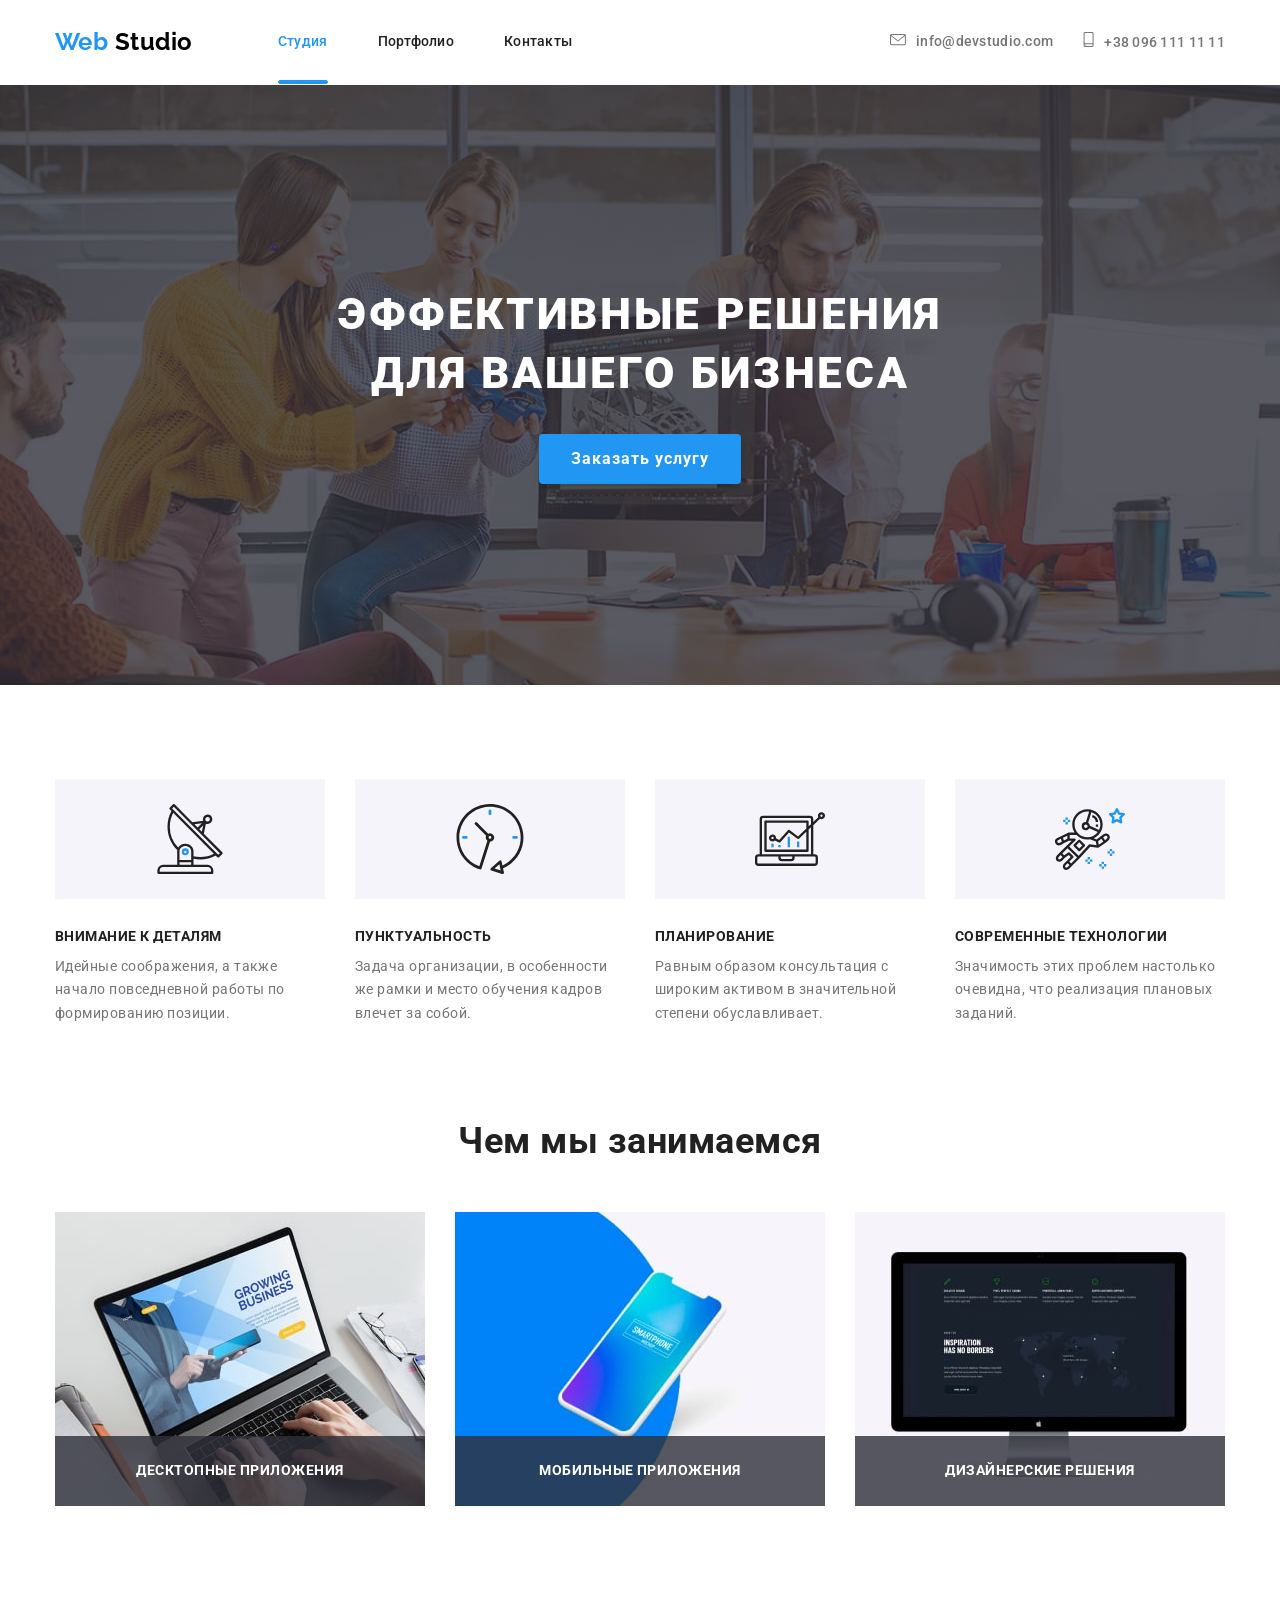
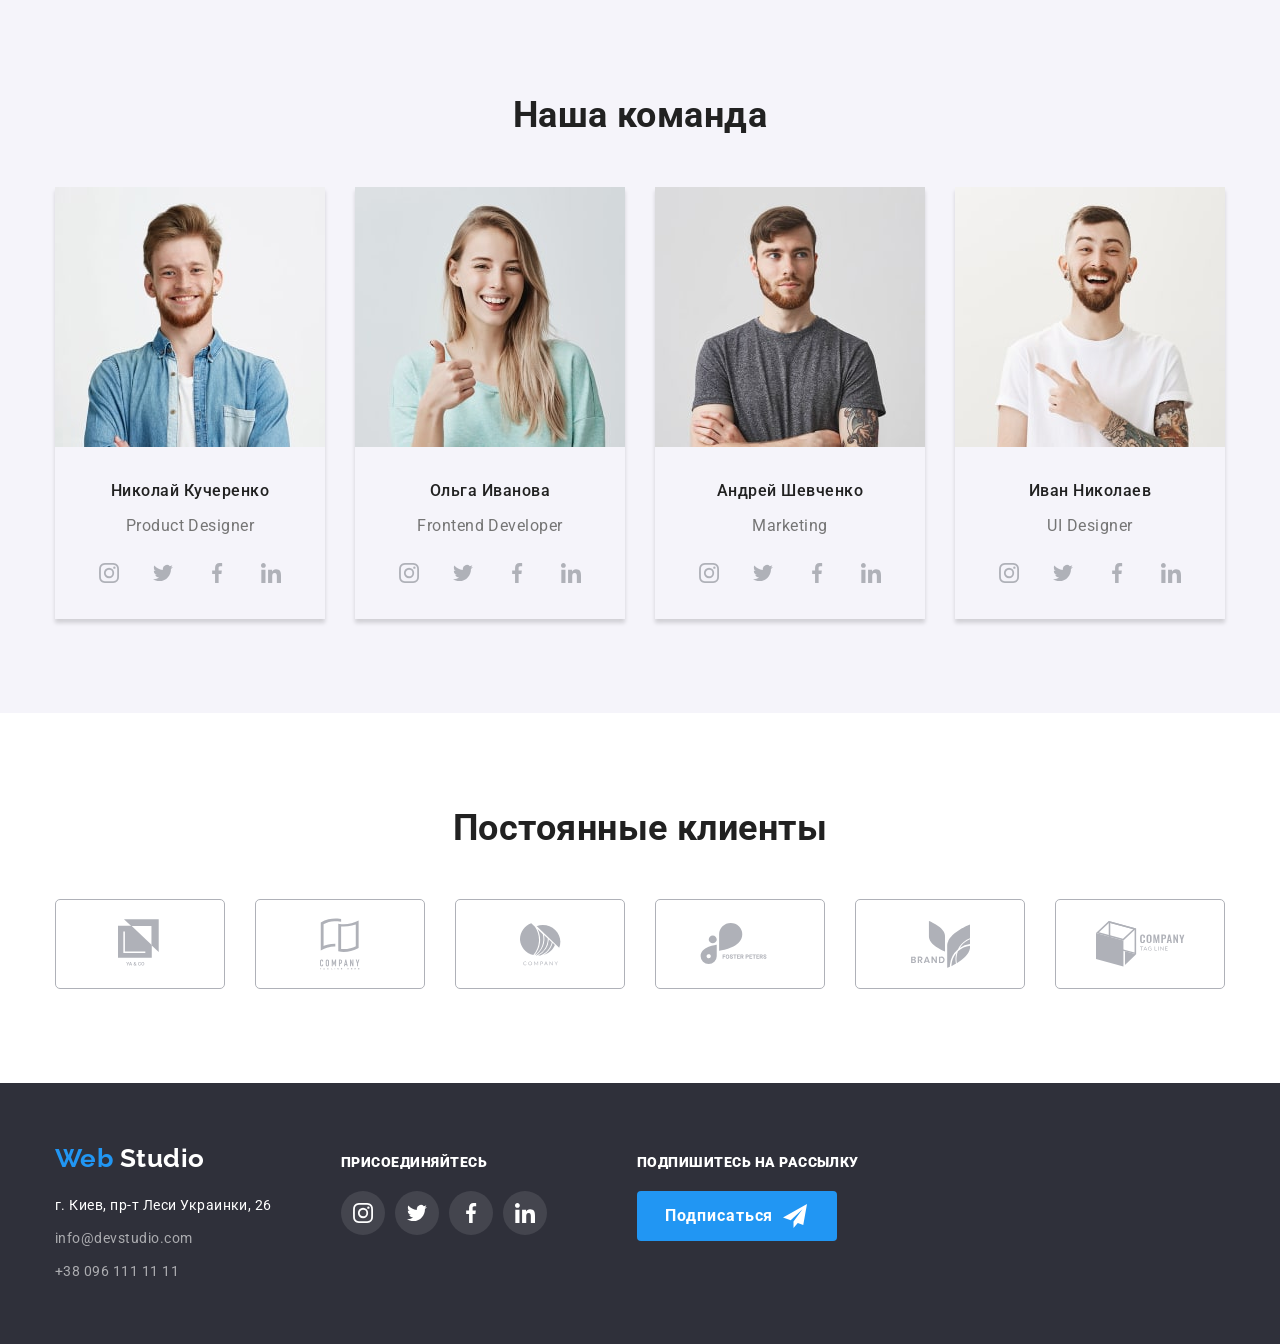
<file: index.html>
<!DOCTYPE html>
<html lang="ru">
  <head>
    <meta charset="UTF-8" />
    <meta name="viewport" content="width=device-width, initial-scale=1.0" />
    <title>Document</title>
    <link rel="stylesheet" href="./css/normalize.css">
    <link href="https://fonts.googleapis.com/css2?family=Raleway:wght@700&family=Roboto:wght@400;500;700;900&display=swap" rel="stylesheet">
    <link rel="stylesheet" href="./css/styles.css" />
  </head>
  <body>
    <!-- Шапка сайта с навигацией и контактами-->
    <header class="header">
      <div class="container">
        <nav class="main-nav">
          <a class="logo link" href="./" aria-label="Логотип компании"><span class="logo-accent">Web</span> Studio</a>
          <ul class="list">
            <li class="main-nav-link-item"><a class="main-nav-link link current" href="./index.html">Студия</a></li>
            <li class="main-nav-link-item"><a class="main-nav-link link" href="./portfolio.html">Портфолио</a></li>
            <li class="main-nav-link-item"><a class="main-nav-link link" href="">Контакты</a></li>
          </ul>
        </nav>
        <address class="header-address">
          <a class="header-contacts-link link" href="mailto:info@devstudio.com">
            <svg class="header-icon mail">
              <use href="./images/sprite.svg#mail"></use>
            </svg>info@devstudio.com</a>
          <a class="header-contacts-link link" href="tel:+380961111111">
            <svg class="header-icon phone">
              <use href="./images/sprite.svg#phone"></use>
            </svg>+38 096 111 11 11</a>
        </address>  
      </div>
    </header>
 
  
    <!-- Основной контент страници -->
    <main>
      <!-- Герой -->
      <section class="hero-section"> 
          <h1 class="hero-title">Эффективные решения <br> для вашего бизнеса</h1>
          <button class="hero-btn">Заказать услугу</button>
      </section>

      <!-- Наши особенности -->
      <section class="features-section">
        <div class="container">
          <h2 hidden>Наши особенности</h2>
          <ul class="features-list list">
            <li class="features-list-item">
              <div class="features-svg-box">
                <svg class="features-svg">
                  <use href="./images/sprite.svg#antenna"></use>
                </svg>
              </div>
              <h3 class="features-subtitle">Внимание к деталям</h3>
              <p class="features-description">
                Идейные соображения, а также начало повседневной работы по
                формированию позиции.
              </p>
            </li>
            <li class="features-list-item">
              <div class="features-svg-box">
                <svg class="features-svg">
                  <use href="./images/sprite.svg#clock"></use>
                </svg>
              </div>
              <h3 class="features-subtitle">Пунктуальность</h3>
              <p class="features-description">
                Задача организации, в особенности же рамки и место обучения кадров
                влечет за собой.
              </p>
            </li>
            <li class="features-list-item">
              <div class="features-svg-box">
                <svg class="features-svg">
                  <use href="./images/sprite.svg#diagram"></use>
                </svg>
              </div>
              <h3 class="features-subtitle">Планирование</h3>
              <p class="features-description">
                Равным образом консультация с широким активом в значительной
                степени обуславливает.
              </p>
            </li>
            <li class="features-list-item">
              <div class="features-svg-box">
                <svg class="features-svg">
                  <use href="./images/sprite.svg#astronaut"></use>
                </svg>
              </div>
              <h3 class="features-subtitle">Современные технологии</h3>
              <p class="features-description">
                Значимость этих проблем настолько очевидна, что реализация
                плановых заданий.
              </p>
            </li>
          </ul>
        </div>
      </section>

      <!-- Чем мы занимаемся -->
      <section class="activities-section">
        <div class="container">
          <h2 class="activities-title">Чем мы занимаемся</h2>
          <ul class="activities-list list">
            <li class="activities-list-item"><p class="activities-list-description">Десктопные приложения</p></li>
            <li class="activities-list-item"><p class="activities-list-description">Мобильные приложения</p></li>
            <li class="activities-list-item"><p class="activities-list-description">Дизайнерские решения</p></li>
          </ul>
        </div>
      </section>

      <!-- Наша команда -->
      <section class="team-section">
        <div class="container">
          <h2 class="team-title">Наша команда</h2>
          <ul class="team-list list">
            <li class="team-list-item">
              <img class="team-img" src="./images/team/dev-1.jpg" alt="Веб разработчик 1" width="270">
              <h3 class="team-person">Николай Кучеренко</h3>
              <p class="team-job">Product Designer</p>
              <ul class="team-social-list list">
                <li class="team-social-item">
                  <a class="team-social-link link" href="#" aria-label="Ссилка на Инстаграм" target="_blank"
                  ><svg class="social-icon team-link">
                    <use href="./images/sprite.svg#instagram"></use>
                  </svg></a
                  >
                </li>
                <li class="team-social-item">
                  <a class="team-social-link link" href="#" aria-label="Ссилка на Твитер" target="_blank"
                    ><svg class="social-icon team-link">
                      <use href="./images/sprite.svg#twitter"></use>
                    </svg></a
                  >
                </li>
                <li class="team-social-item">
                  <a class="team-social-link link" href="#" aria-label="Ссилка на Фейсбук" target="_blank"
                    ><svg class="social-icon team-link">
                      <use href="./images/sprite.svg#facebook"></use>
                    </svg></a
                  >
                </li>
                <li class="team-social-item">
                  <a class="team-social-link link" href="#" aria-label="Ссилка на Линкедин" target="_blank"
                    ><svg class="social-icon team-link">
                      <use href="./images/sprite.svg#linkedin"></use>
                    </svg></a
                  >
                </li>
              </ul>
            </li>
            <li class="team-list-item">
              <img class="team-img" src="./images/team/dev-2.jpg" alt="Веб разработчик 2" width="270">
              <h3 class="team-person">Ольга Иванова</h3>
              <p class="team-job">Frontend Developer</p>
              <ul class="team-social-list list">
                <li class="team-social-item">
                  <a class="team-social-link link" href="#" aria-label="Ссилка на Инстаграм" target="_blank"
                    ><svg class="social-icon team-link">
                      <use href="./images/sprite.svg#instagram"></use>
                    </svg></a
                  >
                </li>
                <li class="team-social-item">
                  <a class="team-social-link link" href="#" aria-label="Ссилка на Твитер" target="_blank"
                    ><svg class="social-icon team-link">
                      <use href="./images/sprite.svg#twitter"></use>
                    </svg></a
                  >
                </li>
                <li class="team-social-item">
                  <a class="team-social-link link" href="#" aria-label="Ссилка на Фейсбук" target="_blank"
                    ><svg class="social-icon team-link">
                      <use href="./images/sprite.svg#facebook"></use>
                    </svg></a
                  >
                </li>
                <li class="team-social-item">
                  <a class="team-social-link link" href="#" aria-label="Ссилка на Линкедин" target="_blank"
                    ><svg class="social-icon team-link">
                      <use href="./images/sprite.svg#linkedin"></use>
                    </svg></a
                  >
                </li>
              </ul>
            </li>
            <li class="team-list-item">
              <img class="team-img" src="./images/team/dev-3.jpg" alt="Веб разработчик 3" width="270">
              <h3 class="team-person">Андрей Шевченко</h3>
              <p class="team-job">Marketing</p>
              <ul class="team-social-list list">
                <li class="team-social-item">
                  <a class="team-social-link link" href="#" aria-label="Ссилка на Инстаграм" target="_blank"
                    ><svg class="social-icon team-link">
                      <use href="./images/sprite.svg#instagram"></use>
                    </svg></a
                  >
                </li>
                <li class="team-social-item">
                  <a class="team-social-link link" href="#" aria-label="Ссилка на Твитер" target="_blank"
                    ><svg class="social-icon team-link">
                      <use href="./images/sprite.svg#twitter"></use>
                    </svg></a
                  >
                </li>
                <li class="team-social-item">
                  <a class="team-social-link link" href="#" aria-label="Ссилка на Фейсбук" target="_blank"
                    ><svg class="social-icon team-link">
                      <use href="./images/sprite.svg#facebook"></use>
                    </svg></a
                  >
                </li>
                <li class="team-social-item">
                  <a class="team-social-link link" href="#" aria-label="Ссилка на Линкедин" target="_blank"
                    ><svg class="social-icon team-link">
                      <use href="./images/sprite.svg#linkedin"></use>
                    </svg></a
                  >
                </li>
              </ul>
            </li>
            <li class="team-list-item">
              <img class="team-img" src="./images/team/dev-4.jpg" alt="Веб разработчик 4" width="270">
              <h3 class="team-person">Иван Николаев</h3>
              <p class="team-job">UI Designer</p>
              <ul class="team-social-list list">
                <li class="team-social-item">
                  <a class="team-social-link link" href="#" aria-label="Ссилка на Инстаграм" target="_blank"
                    ><svg class="social-icon team-link">
                      <use href="./images/sprite.svg#instagram"></use>
                    </svg></a
                  >
                </li>
                <li class="team-social-item">
                  <a class="team-social-link link" href="#" aria-label="Ссилка на Твитер" target="_blank"
                    ><svg class="social-icon team-link">
                      <use href="./images/sprite.svg#twitter"></use>
                    </svg></a
                  >
                </li>
                <li class="team-social-item">
                  <a class="team-social-link link" href="#" aria-label="Ссилка на Фейсбук" target="_blank"
                    ><svg class="social-icon team-link">
                      <use href="./images/sprite.svg#facebook"></use>
                    </svg></a
                  >
                </li>
                <li class="team-social-item">
                  <a class="team-social-link link" href="#" aria-label="Ссилка на Линкедин" target="_blank"
                    ><svg class="social-icon team-link">
                      <use href="./images/sprite.svg#linkedin"></use>
                    </svg></a
                  >
                </li>
              </ul>
            </li>
          </ul>  
        </div>
      </section>

      <!-- Наши клиенты -->
      <section class="clients-section">
        <div class="container">
          <h2 class="clients-title">Постоянные клиенты</h2>
          <ul class="clients-list list">
            <li class="clients-list-item">
              <a class="clients-list-link link" href="" aria-label="Клиент 1" target="_blank">
                <svg class="clients-icon first-logo">
                  <use href="./images/sprite.svg#logo-1"></use>
                </svg>
              </a>
            </li>
            <li class="clients-list-item">
              <a class="clients-list-link link" href="" aria-label="Клиент 2" target="_blank">
                <svg class="clients-icon second-logo">
                  <use href="./images/sprite.svg#logo-2"></use>
                </svg>
              </a>
            </li>
            <li class="clients-list-item">
              <a class="clients-list-link link" href="" aria-label="Клиент 3" target="_blank">
                <svg class="clients-icon third-logo">
                  <use href="./images/sprite.svg#logo-3"></use>
                </svg>
              </a>
            </li>
            <li class="clients-list-item">
              <a class="clients-list-link link" href="" aria-label="Клиент 4" target="_blank">
                <svg class="clients-icon fourth-logo">
                  <use href="./images/sprite.svg#logo-4"></use>
                </svg>
              </a>
            </li>
            <li class="clients-list-item">
              <a class="clients-list-link link" href="" aria-label="Клиент 5" target="_blank">
                <svg class="clients-icon fifth-logo">
                  <use href="./images/sprite.svg#logo-5"></use>
                </svg>
              </a>
            </li>
            <li class="clients-list-item">
              <a class="clients-list-link link" href="" aria-label="Клиент 6" target="_blank">
                <svg class="clients-icon sixth-logo">
                  <use href="./images/sprite.svg#logo-6"></use>
                </svg>
              </a>
            </li>
          </ul>  
        </div>
      </section>
    </main>

    <!-- Подвал сайта-->
    <footer class="footer">
      <div class="container">
      <!-- Контакты -->
      <div class="footer-contacts">
        <a class="footer-logo link" href="./" aria-label="Логотип компании"><span class="logo-accent">Web</span> Studio</a>
        <ul class="footer-address-list list">
          <li class="footer-address-item">
            <address>
              <a class="footer-link-place link" href="https://goo.gl/maps/4RLSNgMSJUWDJuMT8" target="_blank"
                >г. Киев, пр-т Леси Украинки, 26</a
              >
            </address>
          </li>
          <li class="footer-address-item">
            <address>
              <a class="footer-link-contacts link" href="mailto:info@devstudio.com">info@devstudio.com</a>
            </address>
          </li>
          <li class="footer-address-item">
            <address><a class="footer-link-contacts link" href="tel:+380961111111">+38 096 111 11 11</a></address>
          </li>
        </ul>
      </div>

      <!-- Призыв присоединиться -->
      <div class="join-section">
        <p class="join-word"><b>присоединяйтесь</b></p>
        <ul class="join-list list">
          <li class="join-list-item">
            <a class="join-list-link link" href="#" aria-label="Ссилка на Инстаграм" target="_blank"
              ><svg class="social-icon footer-link">
                <use href="./images/sprite.svg#instagram"></use>
              </svg></a
            >
          </li>
          <li class="join-list-item">
            <a class="join-list-link link" href="#" aria-label="Ссилка на Твитер" target="_blank"
              ><svg class="social-icon footer-link">
                <use href="./images/sprite.svg#twitter"></use>
              </svg></a
            >
          </li>
          <li class="join-list-item">
            <a class="join-list-link link" href="#" aria-label="Ссилка на Фейсбук" target="_blank"
              ><svg class="social-icon footer-link">
                <use href="./images/sprite.svg#facebook"></use>
              </svg></a
            >
          </li>
          <li class="join-list-item">
            <a class="join-list-link link" href="#" aria-label="Ссилка на Линкедин" target="_blank"
              ><svg class="social-icon footer-link">
                <use href="./images/sprite.svg#linkedin"></use>
              </svg></a
            >
          </li>
        </ul>
      </div>

      <!-- Подписка на рассилку -->
      <div class="subscribe-container">
        <p class="join-word"><b>Подпишитесь на рассылку</b></p>
        <button class="footer-btn">Подписаться
          <svg class="button-sub">
          <use href="./images/sprite.svg#subscribe"></use>
          </svg>
        </button>
      </div>
      </div>
    </footer>
  </body>
</html>
</file>
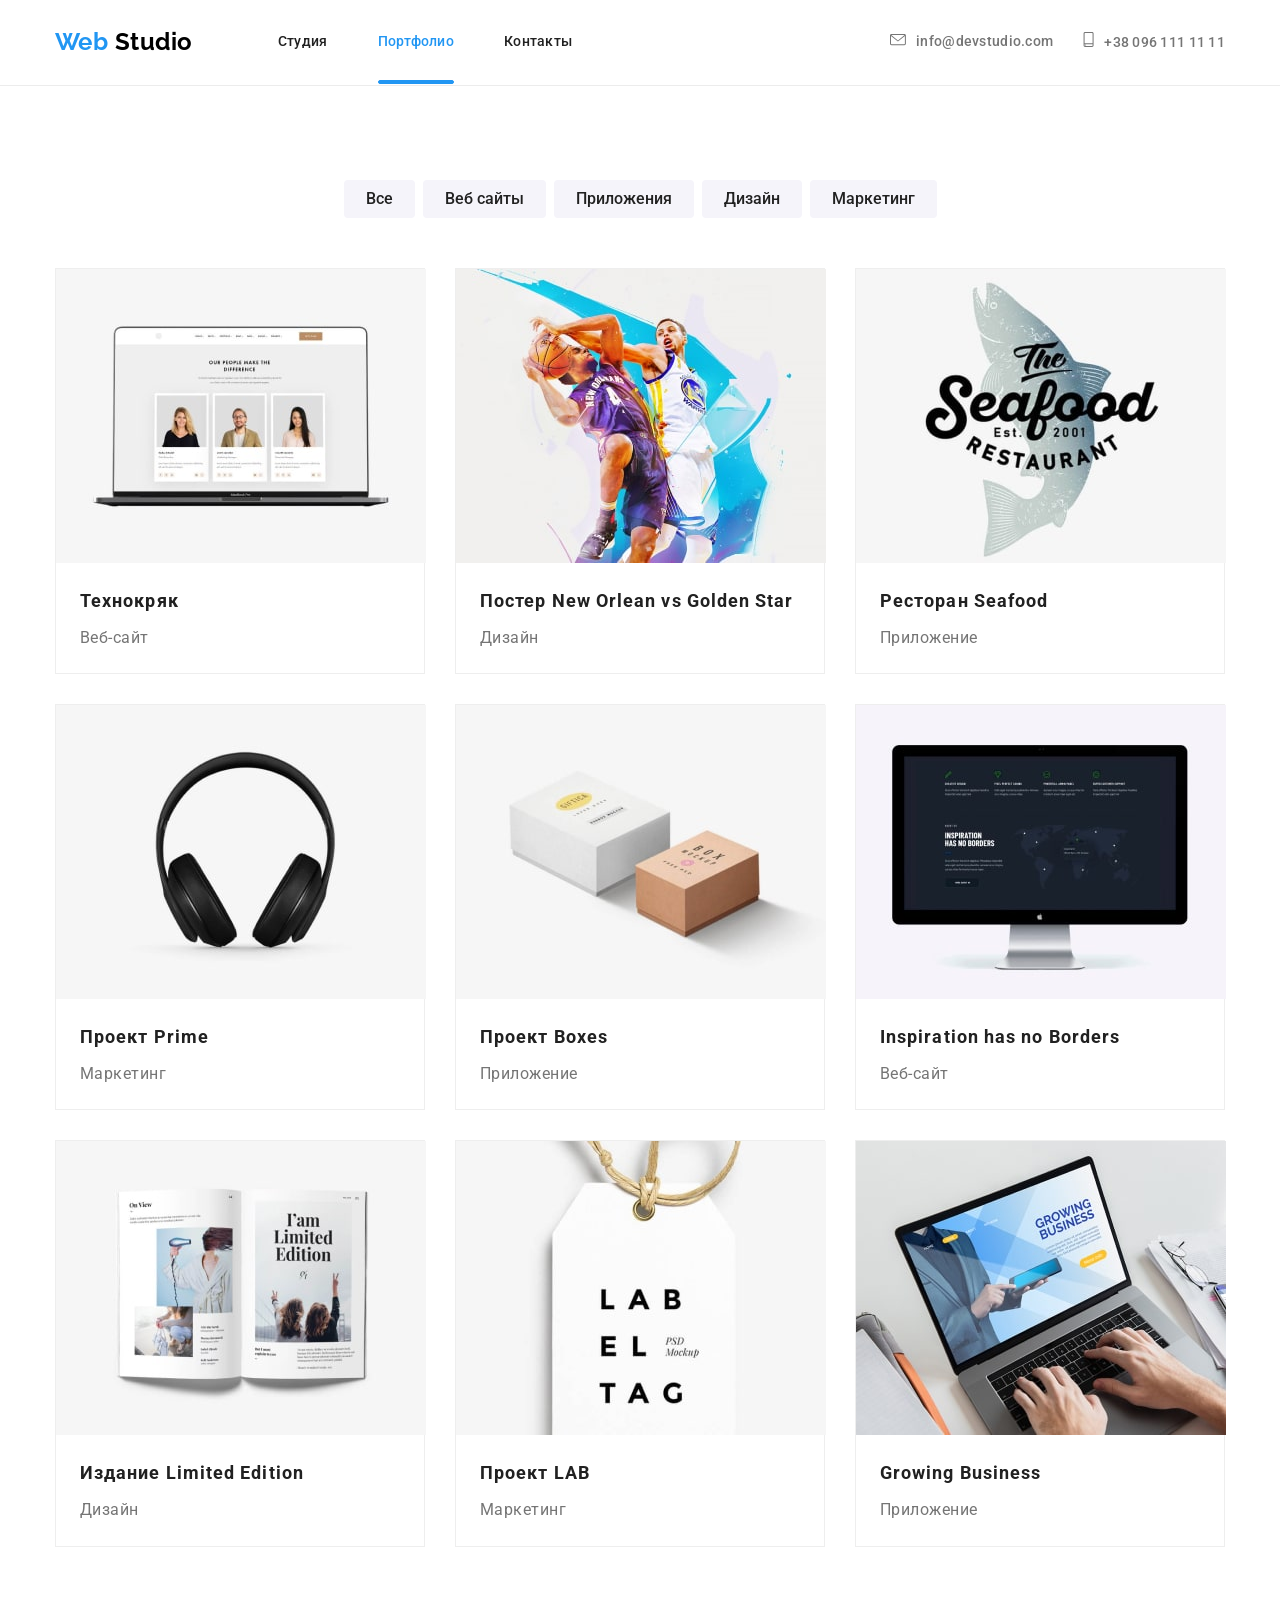
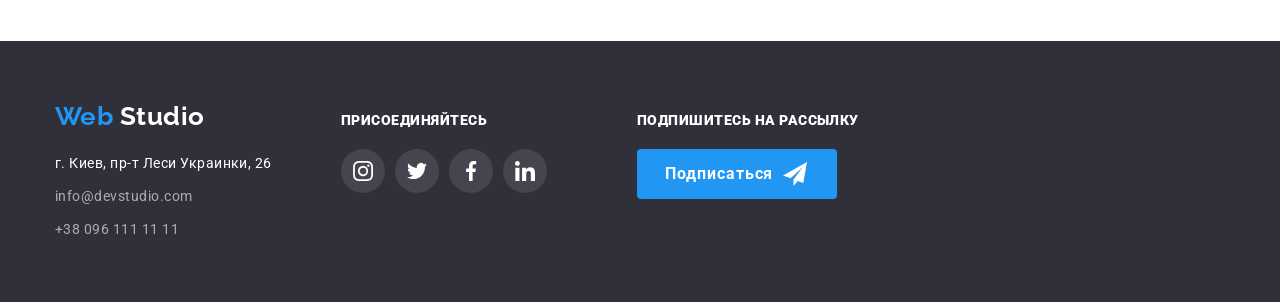
<file: portfolio.html>
<!DOCTYPE html>
<html lang="en">
  <head>
    <meta charset="UTF-8" />
    <meta name="viewport" content="width=device-width, initial-scale=1.0" />
    <title>Portfolio</title>
    <link rel="stylesheet" href="./css/normalize.css">
    <link href="https://fonts.googleapis.com/css2?family=Raleway:wght@700&family=Roboto:wght@400;500;700;900&display=swap" rel="stylesheet">
    <link rel="stylesheet" href="./css/styles.css" />
  </head>
  <body>
    <!-- Шапка сайта с навигацией и контактами-->
    <header class="header">
      <div class="container">
        <nav class="main-nav">
          <a class="logo link" href="./" aria-label="Логотип компании"><span class="logo-accent">Web</span> Studio</a>
          <ul class="list">
            <li class="main-nav-link-item"><a class="main-nav-link link" href="./index.html">Студия</a></li>
            <li class="main-nav-link-item"><a class="main-nav-link link current" href="./portfolio.html">Портфолио</a></li>
            <li class="main-nav-link-item"><a class="main-nav-link link" href="">Контакты</a></li>
          </ul>
        </nav>
        <address class="header-address">
          <a class="header-contacts-link link" href="mailto:info@devstudio.com">
            <svg class="header-icon mail">
              <use href="./images/sprite.svg#mail"></use>
            </svg>info@devstudio.com</a>
          <a class="header-contacts-link link" href="tel:+380961111111">
            <svg class="header-icon phone">
              <use href="./images/sprite.svg#phone"></use>
            </svg>+38 096 111 11 11</a>
        </address>  
      </div>
    </header>

    <!-- Основной контент страници -->
    <main class="mail-portfolio">
      <section class="portfolio-section">
        <div class="container">
          <h1 hidden>Примеры наших робот</h1>          
            <ul class="portfolio-btn-list list">
              <li class="portfolio-btn-item"><button class="portfolio-btn">Все</button></li>
              <li class="portfolio-btn-item"><button class="portfolio-btn">Веб сайты</button></li>
              <li class="portfolio-btn-item"><button class="portfolio-btn">Приложения</button></li>
              <li class="portfolio-btn-item"><button class="portfolio-btn">Дизайн</button></li>
              <li class="portfolio-btn-item"><button class="portfolio-btn">Маркетинг</button></li>
            </ul>   

          <ul class="portfolio-list list">
            <li class="portfolio-list-item">
              <a class="portfolio-list-link link" href="">
                <div class="description-box">
                  <img src="./images/porfolio/img-1.jpg" alt="Веб-сайт" width="370" >
                  <p class="portfolio-description">Технокряк это современная площадка распространения коронавируса. Компании используют эту платформу для цифрового шпионажа и атак на защищённые сервера конкурентов.</p>
                </div>
                <h2 class="portfolio-subtitle">Технокряк</h2>
                <p class="portfolio-types">Веб-сайт</p>
              </a>
            </li>
            <li class="portfolio-list-item">
              <a class="portfolio-list-link link" href="">
                <div class="description-box">
                  <img src="./images/porfolio/img-2.jpg" alt="Дизайн" width="370">
                  <p class="portfolio-description"></p>
                </div>
                <h2 class="portfolio-subtitle">Постер New Orlean vs Golden Star</h2>
                <p class="portfolio-types">Дизайн</p>
              </a>
            </li>
            <li class="portfolio-list-item">
              <a class="portfolio-list-link link" href="">
                <div class="description-box">
                  <img src="./images/porfolio/img-3.jpg" alt="Приложение" width="370">
                  <p class="portfolio-description"></p>
                </div>
                <h2 class="portfolio-subtitle">Ресторан Seafood</h2>
                <p class="portfolio-types">Приложение</p>
              </a>
            </li>
            <li class="portfolio-list-item">
              <a class="portfolio-list-link link" href="">
                <div class="description-box">
                  <img src="./images/porfolio/img-4.jpg" alt="Маркетинг" width="370">
                  <p class="portfolio-description" hidden></p>
                </div>
                <h2 class="portfolio-subtitle">Проект Prime</h2>
                <p class="portfolio-types">Маркетинг</p>
              </a>
            </li>
            <li class="portfolio-list-item">
              <a class="portfolio-list-link link" href="">
                <div class="description-box">
                  <img src="./images/porfolio/img-5.jpg" alt="Приложение" width="370">
                  <p class="portfolio-description" hidden></p>
                </div>
                <h2 class="portfolio-subtitle">Проект Boxes</h2>
                <p class="portfolio-types">Приложение</p>
              </a>
            </li>
            <li class="portfolio-list-item">
              <a class="portfolio-list-link link" href="">
                <div class="description-box">
                  <img src="./images/porfolio/img-6.jpg" alt="Веб-сайт" width="370">
                  <p class="portfolio-description" hidden></p>
                </div>
                <h2 class="portfolio-subtitle">Inspiration has no Borders</h2>
                <p class="portfolio-types">Веб-сайт</p>
              </a>
            </li>
            <li class="portfolio-list-item">
              <a class="portfolio-list-link link" href="">
                <div class="description-box">
                  <img src="./images/porfolio/img-7.jpg" alt="Дизайн" width="370">
                  <p class="portfolio-description" hidden></p>
                </div>
                <h2 class="portfolio-subtitle">Издание Limited Edition</h2>
                <p class="portfolio-types">Дизайн</p>
              </a>
            </li>
            <li class="portfolio-list-item">
              <a class="portfolio-list-link link" href="">
                <div class="description-box">
                  <img src="./images/porfolio/img-8.jpg" alt="Маркетинг" width="370">
                  <p class="portfolio-description" hidden></p>
                </div>
                <h2 class="portfolio-subtitle">Проект LAB</h2>
                <p class="portfolio-types">Маркетинг</p>
              </a>
            </li>
            <li class="portfolio-list-item">
              <a class="portfolio-list-link link" href="">
                <div class="description-box">
                  <img src="./images/porfolio/img-9.jpg" alt="Приложение"  width="370">
                  <p class="portfolio-description" hidden></p>
                </div>
                <h2 class="portfolio-subtitle">Growing Business</h2>
                <p class="portfolio-types">Приложение</p>
              </a>
            </li>
          </ul>
        </div>
      </section>
    </main>

    <!-- Подвал сайта-->
    <footer class="footer">
      <div class="container">
      <!-- Контакты -->
      <div class="footer-contacts">
        <a class="footer-logo link" href="./" aria-label="Логотип компании"><span class="logo-accent">Web</span> Studio</a>
        <ul class="footer-address-list list">
          <li class="footer-address-item">
            <address>
              <a class="footer-link-place link" href="https://goo.gl/maps/4RLSNgMSJUWDJuMT8" target="_blank"
                >г. Киев, пр-т Леси Украинки, 26</a
              >
            </address>
          </li>
          <li class="footer-address-item">
            <address>
              <a class="footer-link-contacts link" href="mailto:info@devstudio.com">info@devstudio.com</a>
            </address>
          </li>
          <li class="footer-address-item">
            <address><a class="footer-link-contacts link" href="tel:+380961111111">+38 096 111 11 11</a></address>
          </li>
        </ul>
      </div>

      <!-- Призыв присоединиться -->
      <div class="join-section">
        <p class="join-word"><b>присоединяйтесь</b></p>
        <ul class="join-list list">
          <li class="join-list-item">
            <a class="join-list-link link" href="#" aria-label="Ссилка на Инстаграм" target="_blank"
              ><svg class="social-icon footer-link">
                <use href="./images/sprite.svg#instagram"></use>
              </svg></a
            >
          </li>
          <li class="join-list-item">
            <a class="join-list-link link" href="#" aria-label="Ссилка на Твитер" target="_blank"
              ><svg class="social-icon footer-link">
                <use href="./images/sprite.svg#twitter"></use>
              </svg></a
            >
          </li>
          <li class="join-list-item">
            <a class="join-list-link link" href="#" aria-label="Ссилка на Фейсбук" target="_blank"
              ><svg class="social-icon footer-link">
                <use href="./images/sprite.svg#facebook"></use>
              </svg></a
            >
          </li>
          <li class="join-list-item">
            <a class="join-list-link link" href="#" aria-label="Ссилка на Линкедин" target="_blank"
              ><svg class="social-icon footer-link">
                <use href="./images/sprite.svg#linkedin"></use>
              </svg></a
            >
          </li>
        </ul>
      </div>

      <!-- Подписка на рассилку -->
      <div class="subscribe-container">
        <p class="join-word"><b>Подпишитесь на рассылку</b></p>
        <button class="footer-btn">Подписаться
          <svg class="button-sub">
          <use href="./images/sprite.svg#subscribe"></use>
          </svg>
        </button>
      </div>
      </div>
    </footer>
  </body>
</html>
</file>
<file: css/styles.css>
/*
font-family: Raleway; - only in Logo
font-weight: 700;

font-family: Roboto;
font-weight: 400;
font-weight: 500; 
font-weight: 700;
font-weight: 900;

font-family: 'Raleway', sans-serif;
font-family: 'Roboto', sans-serif;
*/

html {
  box-sizing: border-box;
}

*,
*::before,
*::after {
  box-sizing: inherit;
}


:root {
  --logo-text-color: #000000;
  --primery-text-color: #757575;
  --secondary-text-color: #212121;
  --darkbackground-text-color: #ffffff;
  --accent-color: #2196F3;
  --footer-mail-tell-color: rgba(255, 255, 255, 0.6);
  --secondary-bg-color: #F5F4FA;
  --footer-bg-color: #2F303A;

  --font-primery: "Roboto", sans-serif;
  --font-logo: "Raleway", sans-serif;
  /* Raleway only in Logo */
}



body {
  font-family: var(--font-primery);
  font-weight: 400;
  letter-spacing: 0.03em;
}

.link {
text-decoration: none;
font-style: normal;
color: inherit;
}

.list {
  margin: 0px;
  padding: 0px;
  list-style: none;
}

/* Header */



.header .container {
  display: flex;
  max-width: 1200px;
  align-items: center;
  justify-content: space-between;

  margin-left: auto;
  margin-right: auto;
  padding-left: 15px;
  padding-right: 15px;
  padding-top: 0px;
  padding-bottom: 0px;
}


.main-nav {
  display: flex;
  align-items: center;
}

.main-nav>.list {
  display: flex; 
  align-items: center;
}

.logo {
margin-right: 85px;

  font-family: var(--font-logo);
  font-weight: 700;
  font-size: 24px;
  line-height: 1.17;
  color: var(--logo-text-color);
}

.logo-accent{
  color: var(--accent-color);
}

.main-nav-link-item:not(:last-child) {
  margin-right: 50px;
}

.main-nav-link{
  position: relative;
  display: block;
  padding-top: 34px;
  padding-bottom: 34px;

  font-weight: 500;
  font-size: 14px;
  line-height: 1.14;
  letter-spacing: 0.02em;
  color: var(--secondary-text-color);
}

.main-nav-link:hover,
.main-nav-link:focus {
  color: var(--accent-color);
  cursor: pointer;
  transition: 250ms cubic-bezier(0.4, 0, 0.2, 1);
}

.main-nav-link::after {
  position: absolute;
  bottom: 0px;
  content: "";
  display: block;
  width: 100%;
  height: 4px;
  border: #ffffff solid 1px;
  border-radius: 2px;
}

.main-nav-link.current::after {
  background-color: var(--accent-color);
  border-color: var(--accent-color);
}


.main-nav-link.current{
  color: var(--accent-color); 
}

.header-address {
  display: flex;
  margin-left: 20px;
}

.header-contacts-link:not(:last-child) {
  margin-right: 30px;
}

.header-contacts-link{
  padding-top: 32px;
  padding-bottom: 32px;

  font-weight: 500;
  font-size: 14px;
  line-height: 1.4;
  letter-spacing: 0.02em;
  color: var(--primery-text-color); 
}

.header-icon {
  margin-right: 10px; 
  fill: var(--primery-text-color);
}

.header-icon.mail {
  width: 16px; 
  height: 12px;
}

.header-icon.phone {
  width: 11px; 
  height: 15px;
}

.header-contacts-link:hover,
.header-contacts-link:focus {
  color: var(--accent-color);
  cursor: pointer;
  transition: 250ms cubic-bezier(0.4, 0, 0.2, 1);
}

.header-contacts-link:hover .header-icon,
.header-contacts-link:focus .header-icon {
  fill: var(--accent-color);
  cursor: pointer;
  transition: 250ms cubic-bezier(0.4, 0, 0.2, 1);
}

/*
 Main Studio Content 
 */

/* Hero Content */
.hero-section{
padding-top: 200px;
padding-bottom: 200px;
max-width: 1600px;
height: 600px;
margin-left: auto;
margin-right: auto;

text-align: center;

background-image: linear-gradient(
  rgba(47, 48, 58, 0.8),
  rgba(47, 48, 58, 0.8)
  ), url(../images/hero/hero.jpg);
background-position: center, center;
background-size: cover, cover;
}

.hero-title {
margin-top: 0px;
margin-bottom: 30px;

font-weight: 900;
font-size: 44px;
line-height: 1.36;
text-align: center;
letter-spacing: 0.06em;
text-transform: uppercase;
color: var(--darkbackground-text-color);
}

.hero-btn {
padding-bottom: 10px;
padding-top: 10px;
padding-right: 32px;
padding-left: 32px;
margin-left: auto;
margin-right: auto;
height: 50px;
box-shadow: 0px 4px 4px rgba(0, 0, 0, 0.15);
border: 0px;
border-radius: 4px;

font-weight: 700;
font-size: 16px;
line-height: 1.88;
text-align: center;
letter-spacing: 0.06em;
color: var(--darkbackground-text-color);
background-color: var(--accent-color);
}

/* Our Features Content */

.features-section {
  padding-top: 94px;
  padding-bottom: 94px;
}

.features-section .container {
  width: 1200px;
  align-items: center;
  margin-left: auto;
  margin-right: auto;
  padding-left: 15px;
  padding-right: 15px;
}

.features-list {
  display: flex;
}

.features-list-item {
  width: 270px;
}

.features-svg-box {
  display: flex;
  justify-content: center;
  align-items: center;
  height: 120px;
  margin-bottom: 30px;

  background-color: #F5F4FA;
}

.features-svg {
  width: 70px;
  height: 70px;
  background-repeat: no-repeat;
}

.features-list-item:not(:last-child) {
  margin-right: 30px;
}

.features-subtitle {
  margin-top: 0px;
  margin-bottom: 10px;

  font-weight: 700;
  font-size: 14px;
  line-height: 1.14;
  text-transform: uppercase;
  color: var(--secondary-text-color);
}

.features-description {
  margin-top: 0px;
  margin-bottom: 0px;

  font-size: 14px;
  line-height: 1.71;
  color: var(--primery-text-color);
}

/* Activities Content */

.activities-section {
  padding-bottom: 94px;
}

.activities-section .container {
  width: 1200px;
  align-items: center;
  margin-left: auto;
  margin-right: auto;
  padding-left: 15px;
  padding-right: 15px; 
}

.activities-title,
.team-title,
.clients-title {
  margin-top: 0px;
  margin-bottom: 50px;

  font-weight: 700;
  font-size: 36px;
  line-height: 1.17;
  text-align: center;
color: var(--secondary-text-color);
}

.activities-list {
  display: flex;
}

.activities-list-item {
  position: relative;
  width: 370px;
}
 
.activities-list-item::before {
  content: "";
  display: block;
  width: 370px;
  height: 294px;
}

.activities-list-item:nth-child(1)::before {
  background-image: url(../images/whot-we-do/desktop-app.jpg);
  background-position: center;
  background-size: cover;
  background-repeat: no-repeat;
}

.activities-list-item:nth-child(2)::before {
  background-image: url(../images/whot-we-do/mobile-app.jpg);
  background-position: center;
  background-size: cover;
  background-repeat: no-repeat;
}

.activities-list-item:nth-child(3)::before {
  background-image: url(../images/whot-we-do/design.jpg);
  background-position: center;
  background-size: cover;
  background-repeat: no-repeat;
}

.activities-list-item:not(:last-child) {
  margin-right: 30px;
}

.activities-list-description {
  position: absolute;
  bottom: 0px;

  display: block;
  width: 100%;
  height: 70px;
  margin: 0px;
  padding: 27px 0px;
  
  font-weight: 700;
  font-size: 14px;
  line-height: 1.14;
  text-align: center;
  text-transform: uppercase;
  color: var(--darkbackground-text-color);
  background-color: rgba(47, 48, 58, 0.8);
}

/* Team Content */

.team-section {
  padding-top: 94px;
  padding-bottom: 94px;

  background-color: var(--secondary-bg-color);
}

.team-section .container {
  width: 1200px;
  align-items: center;
  margin-left: auto;
  margin-right: auto;
  padding-left: 15px;
  padding-right: 15px; 
}

.team-list {
  display: flex;
}

.team-list-item {
  width: 270px;
  padding-bottom: 24px;
  box-shadow: 0px 4px 4px rgba(0, 0, 0, 0.15);
}

.team-list-item:not(:last-child) {
  margin-right: 30px;
}

.team-img {
  margin-bottom: 30px;
}

.team-title {
  color: var(--secondary-text-color);
}

.team-person {
  margin-top: 0px;
  margin-bottom: 10px;

  font-weight: 500;
  font-size: 16px;
  line-height: 1.19;
  text-align: center;
  color: var(--secondary-text-color);
}

.team-job {
  margin-bottom: 16px;

  font-size: 16px;
  line-height: 1.19;
  text-align: center;
  color: var(--primery-text-color);
}

.team-social-list {
  display: flex;
  width: 206px;
  margin-left: auto;
  margin-right: auto;
}

.team-social-item:not(:last-child) {
  margin-right: 10px;
}

.team-social-link {
  display: flex;
  align-items: center;
  justify-content: center;
  width: 44px;
  height: 44px;
  border-radius: 50%;
}

.social-icon {
  width: 20px;
  height: 20px; 
}

.social-icon.team-link {
  fill: #AFB1B8;
}

.team-social-link:hover,
.team-social-link:focus {
  background-color: var(--accent-color);
  cursor: pointer;
  transition: 250ms cubic-bezier(0.4, 0, 0.2, 1);
}

.team-social-link:focus .social-icon,
.team-social-link:hover .social-icon {
  fill: var(--darkbackground-text-color) ;
  cursor: pointer;
  transition: 250ms cubic-bezier(0.4, 0, 0.2, 1);
}

/* Clients Content */
.clients-section {
  padding-top: 94px;
  padding-bottom: 94px;
}

.clients-section .container {
  width: 1200px;
  align-items: center;
  margin-left: auto;
  margin-right: auto;
  padding-left: 15px;
  padding-right: 15px; 
}

.clients-list {
  display: flex;
}

.clients-title {
  color: var(--secondary-text-color);
}

.clients-list-item:not(:last-child) {
  margin-right: 30px;
  }

.clients-list-link {
  /* Временно */
  display: flex;
  width: 170px;
  height: 90px;
  align-items: center;
  justify-content: center;

  border-style: solid ;
  border-width: 1px;
  border-color: #AFB1B8;
  border-radius: 5px;
}

.clients-icon {
  fill: #AFB1B8;  
}

.clients-icon.first-logo {
  width: 45px;
  height: 50px;
}

.clients-icon.second-logo {
  width: 40px;
  height: 52px;
}

.clients-icon.third-logo {
  width: 41px;
  height: 43px;
}

.clients-icon.fourth-logo {
  width: 80px;
  height: 42px;
}

.clients-icon.fifth-logo {
  width: 59px;
  height: 47px;
}

.clients-icon.sixth-logo {
  width: 89px;
  height: 46px;
}

.clients-list-link:focus,
.clients-list-link:hover{
  border-color: var(--accent-color);
  cursor: pointer;
  transition: 250ms cubic-bezier(0.4, 0, 0.2, 1);
}

.clients-list-link:focus .clients-icon,
.clients-list-link:hover .clients-icon{
  fill: var(--accent-color);
  cursor: pointer;
  transition: 250ms cubic-bezier(0.4, 0, 0.2, 1);
}


/* Footer */

.footer {
  background-color: var(--footer-bg-color);
}

.footer .container {
  display: flex;
  width: 1200px;
  margin-left: auto;
  margin-right: auto;
  padding-left: 15px;
  padding-right: 15px; 
  padding-top: 60px;
  padding-bottom: 60px;
}

.footer-contacts {
  margin-right: 69px;
}

.footer-logo {
  display: block;
  margin-bottom: 20px;

  font-family: Raleway;
  font-weight: 700;
  font-size: 26px;
  line-height: 1.19;
  color: var(--darkbackground-text-color);
}

.footer-address-item:not(:last-child) {
margin-bottom: 9px;
}

.footer-link-place, 
.footer-link-contacts  {
  font-size: 14px;
  line-height: 1.71;
  color: var(--darkbackground-text-color);  
}

.footer-link-contacts {
  color: var(--footer-mail-tell-color);
}

.join-section {
  /* margin-top: 72px;
  margin-bottom: 100px; */
  padding-top: 12px;
  padding-bottom: 40px;
  margin-right: 90px;
  width: 206px;
}

.join-word {
  margin-top: 0px;
  margin-bottom: 20px;

  font-weight: 700;
  font-size: 14px;
  line-height: 1.14;
  text-transform: uppercase;
  color: var(--darkbackground-text-color);
}

.join-list {
  display: flex;
}

.join-list-link {
  /* Временно */
  display: flex;
  align-items: center;
  justify-content: center;
  width: 44px;
  height: 44px;
  background-color: rgba(255, 255, 255, 0.1);
  border-radius: 50%;
}

.social-icon.footer-link {
  fill: var(--darkbackground-text-color);
}

.join-list-item:not(:last-child) {
  margin-right: 10px;
}

.join-list-link:hover, 
.join-list-link:focus {
  background-color: var(--accent-color);
  cursor: pointer;
  transition: 250ms cubic-bezier(0.4, 0, 0.2, 1);
} 


.subscribe-container {
  padding-top: 12px;
  padding-bottom: 34px;
  width: 570px;
}

.footer-btn {
  display: inline-flex;
  align-items: center;
  padding-right: 28px;
  padding-left: 28px;
  min-width: 200px;
  height: 50px;
  border: 0px;
  border-radius: 4px;

  font-weight: 700;
  font-size: 16px;
  line-height: 1.9;
  text-align: center;
  letter-spacing: 0.06em;
  color: var(--darkbackground-text-color);

  background-color: var(--accent-color);
}

.button-sub {
  width: 24px;
  height: 24px;
  margin-left: 10px;
}




/*
Portfolio
Main Section
*/
 
.portfolio-section {
  padding-top: 94px;
  padding-bottom: 94px;
  border-top: 1px solid #ECECEC;
}

.portfolio-section .container {
  width: 1200px;
  margin-left: auto;
  margin-right: auto;
  padding-left: 15px;
  padding-right: 15px; 
}

.portfolio-btn-list {
  display: flex;
  justify-content: center;
  margin-bottom: 50px;
}

.portfolio-btn {
  padding-bottom: 6px;
  padding-top: 6px;
  padding-right: 22px;
  padding-left: 22px;
  border: 0px;
  border-radius: 4px;

  font-weight: 500;
  font-size: 16px;
  line-height: 1.63;
  text-align: center;
  color: var(--secondary-text-color);

  background-color: var(--secondary-bg-color);
}

.portfolio-btn-item:not(:last-of-type) {
  margin-right: 8px;
}

.portfolio-btn:focus,
.portfolio-btn:hover {
  color: var(--darkbackground-text-color);
  background-color: var(--accent-color);
  box-shadow: 0px 4px 4px rgba(0, 0, 0, 0.15);
  cursor: pointer;
  transition: 250ms cubic-bezier(0.4, 0, 0.2, 1);
}


.portfolio-list {
  display: flex;
  flex-wrap: wrap;
}

.portfolio-list-item:not(:nth-child(3n)) {
margin-right: 30px;
}

.portfolio-list-item:not(:nth-child(-n+3)) {
  margin-top: 30px;;
  }

.portfolio-list-link {
  display: block;
  border: 1px solid #EEEEEE;
  width: 370px;
  padding-bottom: 20px;
}

.portfolio-list-link img {
  width: 370px;
}

.portfolio-description {
  position: absolute;
  top: 0px;
  display: block;
  width: 100%;
  height: 100%;
  margin: 0px;
  padding: 63px 24px;

  background-color: rgba(33, 150, 243, 0.9);;
  font-size: 18px;
  line-height: 1.5;
  color: var(--darkbackground-text-color);

  transform: translateY(+100%);
  transition: 250ms cubic-bezier(0.4, 0, 0.2, 1);
}

.portfolio-list-link:focus,
.portfolio-list-link:hover {
  box-shadow: 0px 4px 4px rgba(0, 0, 0, 0.15);
  cursor: pointer;
  transition: 250ms cubic-bezier(0.4, 0, 0.2, 1);
}

.portfolio-list-link:focus .portfolio-description,
.portfolio-list-link:hover .portfolio-description {
  box-shadow: 0px 4px 4px rgba(0, 0, 0, 0.15);
  cursor: pointer;
  transform: translateY(0);
}

.portfolio-subtitle {
  margin-top: 20px;
  margin-bottom: 4px;
  margin-left: 24px;

  font-weight: 700;
  font-size: 18px;
  line-height: 2;
  letter-spacing: 0.06em;
  color: var(--secondary-text-color);
}

.portfolio-types {
  margin-left: 24px;
  margin-top: 0px;
  margin-bottom: 0px;

  font-size: 16px;
  line-height: 1.9;
  color: var(--primery-text-color); 
}

.description-box {
  overflow: hidden;
  position: relative;
  width: 370px;
  height: 294px;
}
</file>
